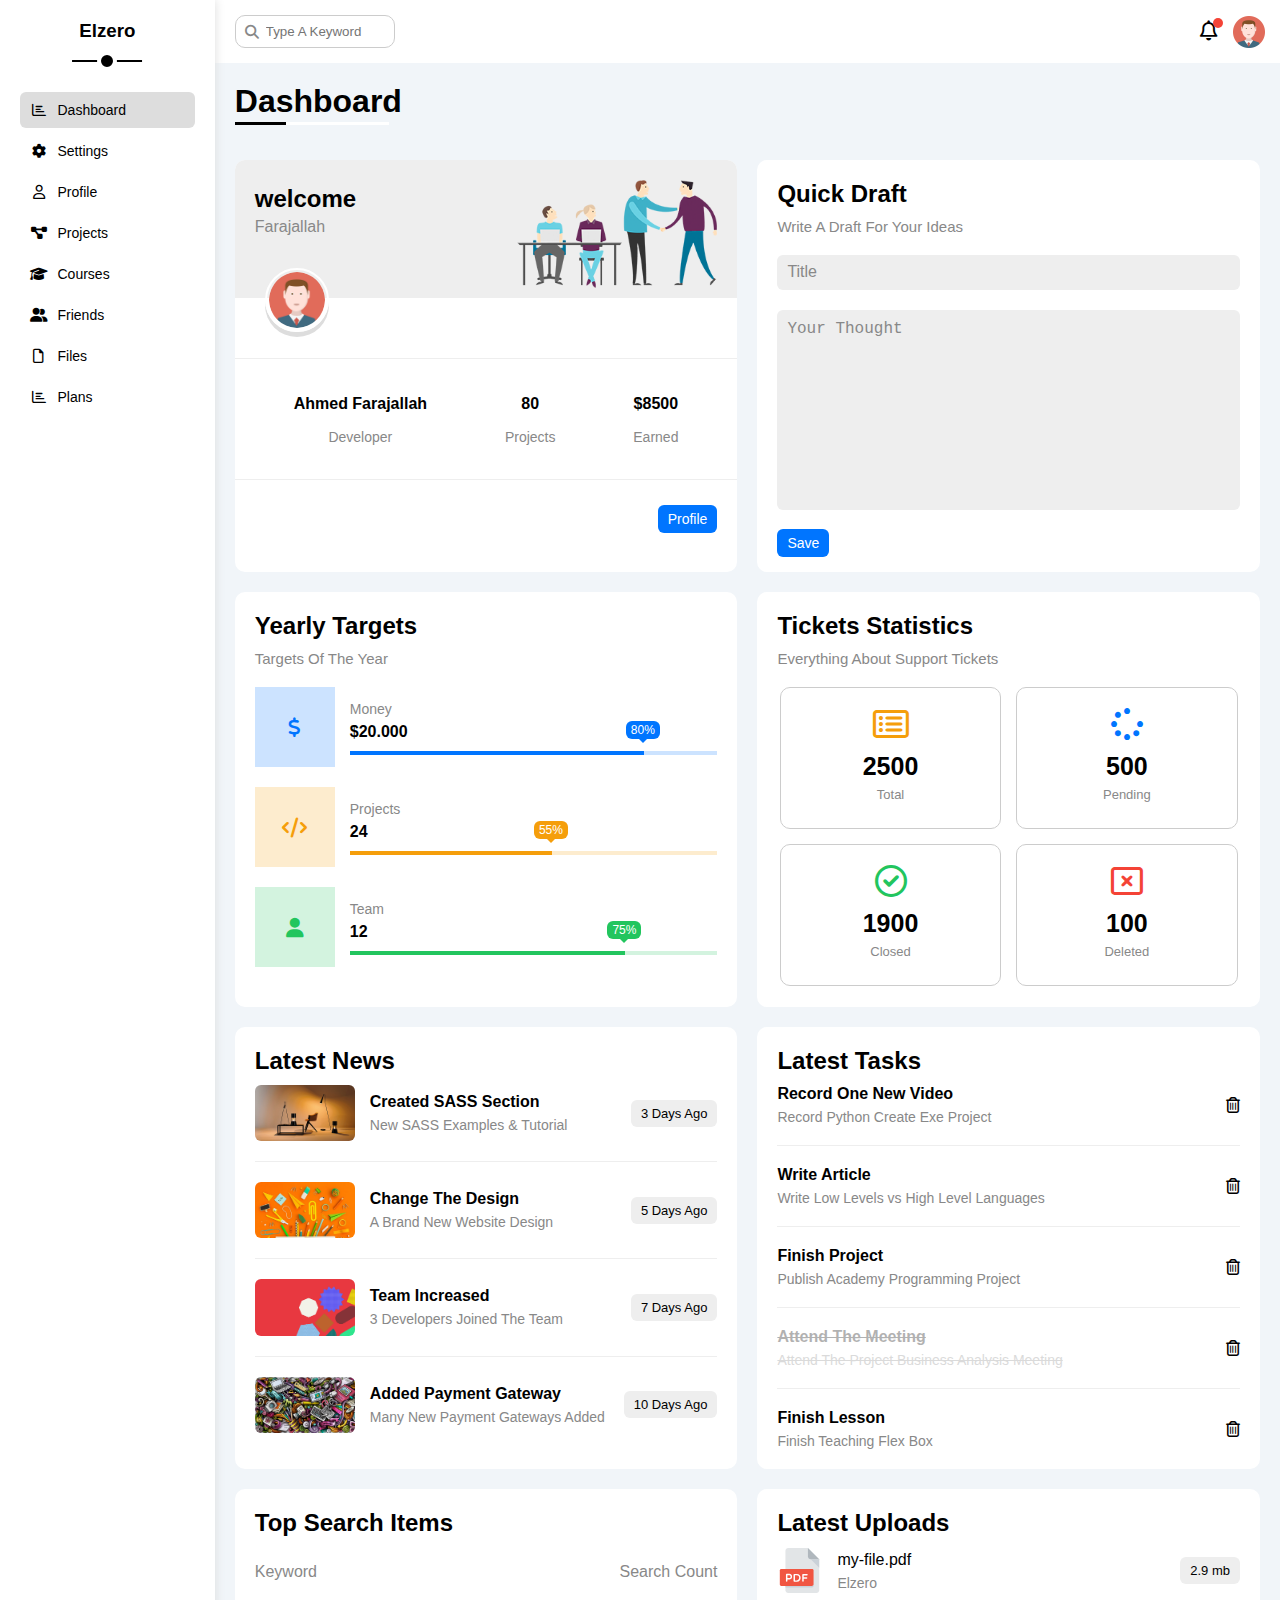
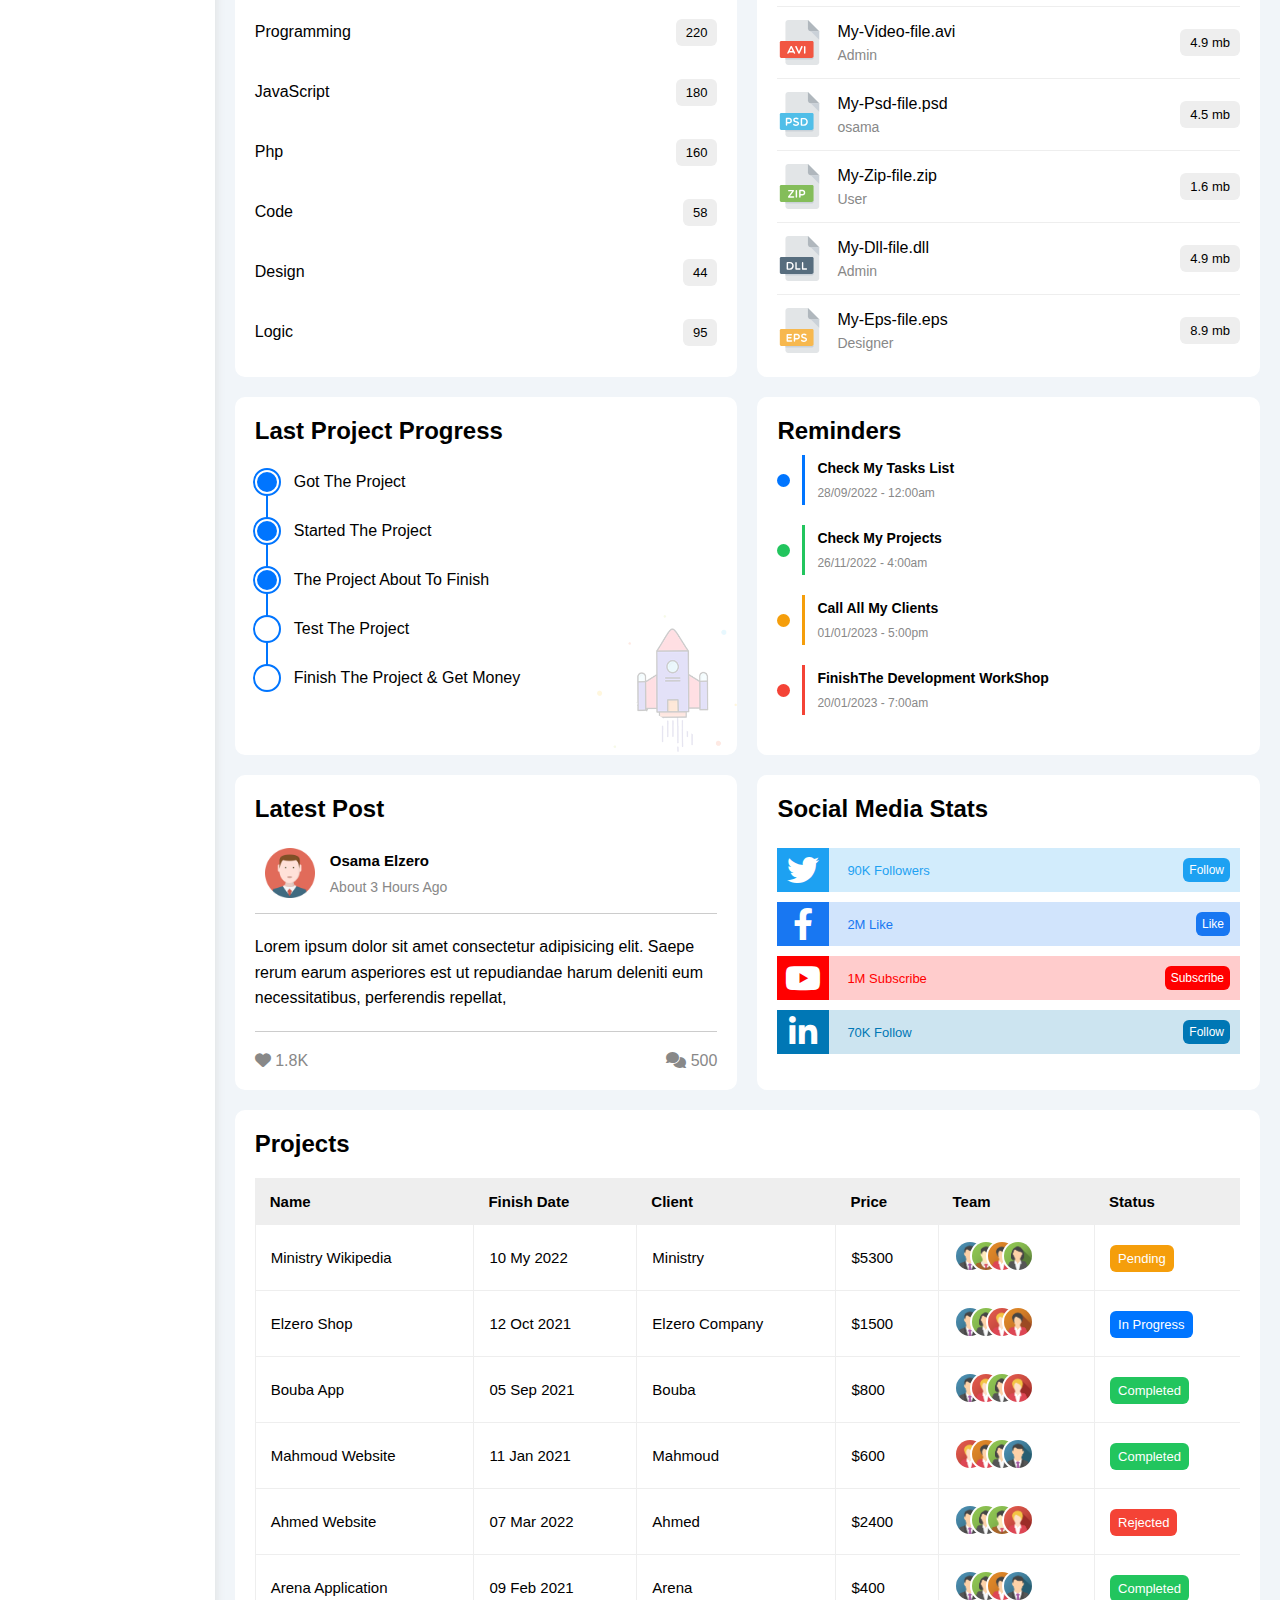
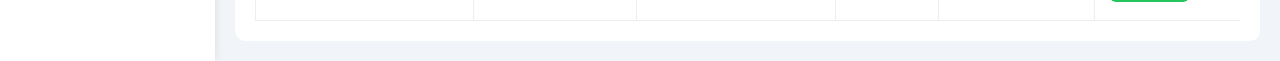
<file: index.html>
<!DOCTYPE html>
<html lang="en">
  <head>
    <meta charset="UTF-8" />
    <meta http-equiv="X-UA-Compatible" content="IE=edge" />
    <meta name="viewport" content="width=device-width, initial-scale=1.0" />
    <link rel="stylesheet" href="css/index.css" />
    <link rel="stylesheet" href="css/global.css" />
    <link rel="stylesheet" href="css/static-page.css" />
    <link rel="stylesheet" href="css/all.min.css" />
    <link rel="preconnect" href="https://fonts.googleapis.com" />
    <link rel="preconnect" href="https://fonts.gstatic.com" crossorigin />
    <link
      href="https://fonts.googleapis.com/css2?family=Open+Sans:wght@300;500&display=swap"
      rel="stylesheet"
    />
    <title>Dashboard</title>
  </head>
  <body>
    <div class="page">
      <div class="side-bar">
        <h3>Elzero</h3>
        <ul>
          <li>
            <a href="index.html" class="active">
              <i class="fa-regular fa-chart-bar fa-fw"></i>
              <span>Dashboard</span>
            </a>
          </li>
          <li>
            <a href="settings.html">
              <i class="fa-solid fa-gear fa-fw"></i>
              <span>Settings</span>
            </a>
          </li>
          <li>
            <a href="profile.html">
              <i class="fa-regular fa-user fa-fw"></i>
              <span>Profile</span>
            </a>
          </li>
          <li>
            <a href="projects.html">
              <i class="fa-solid fa-diagram-project fa-fw"></i>
              <span>Projects</span>
            </a>
          </li>
          <li>
            <a href="courses.html">
              <i class="fa-solid fa-graduation-cap fa-fw"></i>
              <span>Courses</span>
            </a>
          </li>
          <li>
            <a href="friends.html">
              <i class="fa-solid fa-user-group fa-fw"></i>
              <span>Friends</span>
            </a>
          </li>
          <li>
            <a href="files.html">
              <i class="fa-regular fa-file fa-fw"></i>
              <span>Files</span>
            </a>
          </li>
          <li>
            <a href="plans.html">
              <i class="fa-regular fa-chart-bar fa-fw"></i>
              <span>Plans</span>
            </a>
          </li>
        </ul>
      </div>
      <div class="content">
        <!-- Start Head -->
        <div class="head">
          <div class="search">
            <input type="search" placeholder="Type A Keyword" id="search-bar">
          </div>
          <div class="icons">
            <span class="notifications">
              <i class="fa-regular fa-bell fa-lg"></i>
            </span>
            <img src="imgs/avatar.png" alt="avatar-img">
          </div>
        </div>
        <!-- End Head -->
        <h1 class="page-title">Dashboard</h1>
        <!-- Start Wrapper -->
        <div class="wrapper">

          <!-- Start Welcome-Widget -->
          <div class="welcome">
            <div class="intro">
              <div class="intro-txt">
                <h2>welcome</h2>
                <p>Farajallah</p>
              </div>
              <img src="imgs/welcome.png" alt="welcome-img">
            </div>
            <div class="body">
              <img src="imgs/avatar.png" alt="">
              <div class="body-info">
                <div class="col">
                  <h3>Ahmed Farajallah</h3>
                  <p>Developer</p>
                </div>
                <div class="col">
                  <h3>80</h3>
                  <p>Projects</p>
                </div>
                <div class="col">
                  <h3>$8500</h3>
                  <p>Earned</p>
                </div>
              </div>
              <div class="btn">
                <a href="profile.html" class="visit">Profile</a>
              </div>
            </div>
          </div>
          <!-- End Welcome-Widget -->

          <!-- Start Quick-Draft-Widget -->
          <div class="draft widget">
            <h2>Quick Draft</h2>
            <p>Write A Draft For Your Ideas</p>
            <input type="text" placeholder="Title">
            <textarea placeholder="Your Thought"  class="thought"></textarea>
            <a href="#">Save</a>
          </div>
          <!-- End Quick-Draft-Widget -->

          <!-- Start Yearly-Targets-Widget -->
          <div class="yearly-traget widget">
            <h2>Yearly Targets</h2>
            <p>Targets Of The Year</p>
            <div class="target-row blue">
              <div class="icon">
                <i class="fa-solid fa-dollar-sign fa-lg"></i>
              </div>
              <div class="progress-details">
                <span>Money</span>
                <span>$20.000</span>
                <div class="progress">
                  <span class="blue" style="width: 80%;">
                    <span>80%</span>
                  </span>
                </div>
              </div>
            </div>
            <div class="target-row orange">
              <div class="icon">
                <i class="fa-solid fa-code fa-lg"></i>
              </div>
              <div class="progress-details">
                <span>Projects</span>
                <span>24</span>
                <div class="progress">
                  <span class="orange" style="width: 55%;">
                    <span>55%</span>
                  </span>
                </div>
              </div>
            </div>
            <div class="target-row green">
              <div class="icon">
                <i class="fa-solid fa-user fa-lg"></i>
              </div>
              <div class="progress-details">
                <span>Team</span>
                <span>12</span>
                <div class="progress">
                  <span class="green" style="width: 75%;">
                    <span>75%</span>
                  </span>
                </div>
              </div>
            </div>
          </div>
          <!-- End Yearly-Targets-Widget -->

          <!-- Start tickets-statistics-Widget -->
          <div class="tickets widget">
            <h2>Tickets Statistics</h2>
            <p>Everything About Support Tickets</p>
            <div class="tickets-container">
              <div class="tickets-box">
                <i class="fa-regular fa-rectangle-list fa-2x orange"></i>
                <span>2500</span>
                <p>Total</p>
              </div>
              <div class="tickets-box">
                <i class="fa-solid fa-spinner fa-2x blue"></i>
                <span>500</span>
                <p>Pending</p>
              </div>
              <div class="tickets-box">
                <i class="fa-regular fa-circle-check fa-2x green"></i>
                <span>1900</span>
                <p>Closed</p>
              </div>
              <div class="tickets-box">
                <i class="fa-regular fa-rectangle-xmark fa-2x red"></i>
                <span>100</span>
                <p>Deleted</p>
              </div>
            </div>
          </div>
          <!-- End tickets-statistics-Widget -->
          
          <!-- Start Latest-News-Widget -->
          <div class="news widget">
            <h2>Latest News</h2>
            <div class="news-row">
              <img src="imgs/news-01.png" alt="">
              <div class="news-info row-info">
                <h3>Created SASS Section</h3>
                <p>New SASS Examples & Tutorial</p>
              </div>
              <span class="badge">3 Days Ago</span>
            </div>
            <div class="news-row">
              <img src="imgs/news-02.png" alt="">
              <div class="news-info row-info">
                <h3>Change The Design</h3>
                <p>A Brand New Website Design</p>
              </div>
              <span class="badge">5 Days Ago</span>
            </div>
            <div class="news-row">
              <img src="imgs/news-03.png" alt="">
              <div class="news-info row-info">
                <h3>Team Increased</h3>
                <p>3 Developers Joined The Team</p>
              </div>
              <span class="badge">7 Days Ago</span>
            </div>
            <div class="news-row">
              <img src="imgs/news-04.png" alt="">
              <div class="news-info row-info">
                <h3>Added Payment Gateway</h3>
                <p>Many New Payment Gateways Added</p>
              </div>
              <span class="badge">10 Days Ago</span>
            </div>
          </div>
          <!-- End Latest-News-Widget -->

          <!-- Start Latest-Tasks-Widget -->
          <div class="tasks widget">
            <h2>Latest Tasks</h2>
            <div class="task widget-row">
              <div class="task-info row-info">
                <h3>Record One New Video</h3>
                <p>Record Python Create Exe Project</p>
              </div>
              <i class="fa-regular fa-trash-can"></i>
            </div>
            <div class="task widget-row">
              <div class="task-info row-info">
                <h3>Write Article</h3>
                <p>Write Low Levels vs High Level Languages</p>
              </div>
              <i class="fa-regular fa-trash-can"></i>
            </div>
            <div class="task widget-row">
              <div class="task-info row-info">
                <h3>Finish Project</h3>
                <p>Publish Academy Programming Project</p>
              </div>
              <i class="fa-regular fa-trash-can"></i>
            </div>
            <div class="task widget-row">
              <div class="task-info row-info done">
                <h3>Attend The Meeting</h3>
                <p>Attend The Project Business Analysis Meeting</p>
              </div>
              <i class="fa-regular fa-trash-can"></i>
            </div>
            <div class="task widget-row">
              <div class="task-info row-info">
                <h3>Finish Lesson</h3>
                <p>Finish Teaching Flex Box</p>
              </div>
              <i class="fa-regular fa-trash-can"></i>
            </div>
          </div>
          <!-- End Latest-Tasks-Widget -->

          <!-- Start Top-Search-Widget -->
          <div class="top-search widget">
            <h2>Top Search Items</h2>
              <div class="search-item widget-row">
                <p>Keyword</p>
                <p>Search Count</p>
              </div>
              <div class="search-item widget-row">
                <p>Programming</p>
                <p class="badge">220</p>
              </div>
              <div class="search-item widget-row">
                <p>JavaScript</p>
                <p class="badge">180</p>
              </div>
              <div class="search-item widget-row">
                <p>Php</p>
                <p class="badge">160</p>
              </div>
              <div class="search-item widget-row">
                <p>Code</p>
                <p class="badge">58</p>
              </div>
              <div class="search-item widget-row">
                <p>Design</p>
                <p class="badge">44</p>
              </div>
              <div class="search-item widget-row">
                <p>Logic</p>
                <p class="badge">95</p>
              </div>
          </div>
          <!-- End Top-Search-Widget -->

          <!-- Start Latest-Uploads-Widget -->
          <div class="latest-uploads widget">
            <h2>Latest Uploads</h2>
            <div class="uploads widget-row">
              <div class="file">
                <img src="imgs/pdf.svg" alt="">
                <div class="file-info row-info">
                  <h3>my-file.pdf</h3>
                  <p>Elzero</p>
                </div>
              </div>
              <p class="badge">2.9 mb</p>
            </div>
            <div class="uploads widget-row">
              <div class="file">
                <img src="imgs/avi.svg" alt="">
                <div class="file-info row-info">
                  <h3>My-Video-file.avi</h3>
                  <p>Admin</p>
                </div>
              </div>
              <p class="badge">4.9 mb</p>
            </div>
            <div class="uploads widget-row">
              <div class="file">
                <img src="imgs/psd.svg" alt="">
                <div class="file-info row-info">
                  <h3>My-Psd-file.psd</h3>
                  <p>osama</p>
                </div>
              </div>
              <p class="badge">4.5 mb</p>
            </div>
            <div class="uploads widget-row">
              <div class="file">
                <img src="imgs/zip.svg" alt="">
                <div class="file-info row-info">
                  <h3>My-Zip-file.zip</h3>
                  <p>User</p>
                </div>
              </div>
              <p class="badge">1.6 mb</p>
            </div>
            <div class="uploads widget-row">
              <div class="file">
                <img src="imgs/dll.svg" alt="">
                <div class="file-info row-info">
                  <h3>My-Dll-file.dll</h3>
                  <p>Admin</p>
                </div>
              </div>
              <p class="badge">4.9 mb</p>
            </div>
            <div class="uploads widget-row">
              <div class="file">
                <img src="imgs/eps.svg" alt="">
                <div class="file-info row-info">
                  <h3>My-Eps-file.eps</h3>
                  <p>Designer</p>
                </div>
              </div>
              <p class="badge">8.9 mb</p>
            </div>
          </div>
          <!-- End Latest-Uploads-Widget -->

          <!-- Start Project-Progress-Widget -->
          <div class="project-progress widget">
            <h2>Last Project Progress</h2>
            <ul>
              <li class="done">Got The Project</li>
              <li class="done">Started The Project</li>
              <li class="done">The Project About To Finish</li>
              <li class="current">Test The Project</li>
              <li>Finish The Project & Get Money</li>
            </ul>
            <img class="launch-icon" src="imgs/project.png" alt="">
          </div>
          <!-- End Project-Progress-Widget -->

          <!-- Start Reminders-Widget -->
          <div class="reminders widget">
            <h2>Reminders</h2>
            <div class="reminders-content blue">
              <div class="reminders-info row-info">
                <h3>Check My Tasks List</h3>
                <p>28/09/2022 - 12:00am</p>
              </div>
            </div>
            <div class="reminders-content green">
              <div class="reminders-info row-info">
                <h3>Check My Projects</h3>
                <p>26/11/2022 - 4:00am</p>
              </div>
            </div>
            <div class="reminders-content orange">
              <div class="reminders-info row-info">
                <h3>Call All My Clients</h3>
                <p>01/01/2023 - 5:00pm</p>
              </div>
            </div>
            <div class="reminders-content red">
              <div class="reminders-info row-info">
                <h3>FinishThe Development WorkShop</h3>
                <p>20/01/2023 - 7:00am</p>
              </div>
            </div>
          </div>
          <!-- End Reminders-Widget -->

          <!-- Start Latest-Post-Widget -->
          <div class="post widget">
            <h2>Latest Post</h2>
            <div class="user-post-info">
              <img class="user-post-info--img" src="imgs/avatar.png" alt="">
              <div class="user-post-info--txt row-info">
                <h3>Osama Elzero</h3>
                <p>About 3 Hours Ago</p>
              </div>
            </div>
            <p class="post-txt">Lorem ipsum dolor sit amet consectetur adipisicing elit. Saepe rerum earum asperiores est ut repudiandae harum deleniti eum  necessitatibus, perferendis repellat,</p>
            <div class="post-footer widget-row">
              <div class="post-footer--left">
                <i class="fa-solid fa-heart"></i>
                1.8K
              </div>
              <div class="post-footer--right">
                <i class="fa-solid fa-comments"></i>
                500
              </div>
            </div>
          </div>
          <!-- End Latest-Post-Widget -->

          <!-- Start Social-Media-Widget -->
          <div class="social-media widget">
            <h2>Social Media Stats</h2>
            <div class="social-item twitter">
              <i class="fa-brands fa-twitter fa-2x"></i>
              <span>90K Followers</span>
              <a href="" class="social-btn">Follow</a>
            </div>
            <div class="social-item facebook">
              <i class="fa-brands fa-facebook-f fa-2x"></i>
              <span>2M Like</span>
              <a href="" class="social-btn">Like</a>
            </div>
            <div class="social-item youtube">
              <i class="fa-brands fa-youtube fa-2x"></i>
              <span>1M Subscribe</span>
              <a href="" class="social-btn">Subscribe</a>
            </div>
            <div class="social-item linkedin">
              <i class="fa-brands fa-linkedin-in fa-2x"></i>
              <span>70K Follow</span>
              <a href="" class="social-btn">Follow</a>
            </div>
          </div>
          <!-- End Social-Media-Widget -->
        </div>
        <!-- End Wrapper -->
        
        <!-- start Projects-Tables -->
        <div class="projects-table">
          <h2>Projects</h2>
          <div class="responsive-table">
            <table>
              <thead>
                <tr>
                  <td>Name</td>
                  <td>Finish Date</td>
                  <td>Client</td>
                  <td>Price</td>
                  <td>Team</td>
                  <td>Status</td>
                </tr>
              </thead>
              <tbody>
                <tr>
                  <td>Ministry Wikipedia</td>
                  <td>10 My 2022</td>
                  <td>Ministry</td>
                  <td>$5300</td>
                  <td>
                    <img src="imgs/team-01.png" alt="">
                    <img src="imgs/team-03.png" alt="">
                    <img src="imgs/team-04.png" alt="">
                    <img src="imgs/team-02.png" alt="">
                  </td>
                  <td>
                    <span class="project-status pending">Pending</span>
                  </td>
                </tr>
                <tr>
                  <td>Elzero Shop</td>
                  <td>12 Oct 2021</td>
                  <td>Elzero Company</td>
                  <td>$1500</td>
                  <td>
                    <img src="imgs/team-01.png" alt="">
                    <img src="imgs/team-02.png" alt="">
                    <img src="imgs/team-05.png" alt="">
                    <img src="imgs/team-04.png" alt="">
                  </td>
                  <td>
                    <span class="project-status in-progress">In Progress</span>
                  </td>
                </tr>
                <tr>
                  <td>Bouba App</td>
                  <td>05 Sep 2021</td>
                  <td>Bouba</td>
                  <td>$800</td>
                  <td>
                    <img src="imgs/team-01.png" alt="">
                    <img src="imgs/team-05.png" alt="">
                    <img src="imgs/team-02.png" alt="">
                    <img src="imgs/team-05.png" alt="">
                  </td>
                  <td>
                    <span class="project-status completed">Completed</span>
                  </td>
                </tr>
                <tr>
                  <td>Mahmoud Website</td>
                  <td>11 Jan 2021</td>
                  <td>Mahmoud</td>
                  <td>$600</td>
                  <td>
                    <img src="imgs/team-05.png" alt="">
                    <img src="imgs/team-04.png" alt="">
                    <img src="imgs/team-02.png" alt="">
                    <img src="imgs/team-01.png" alt="">
                  </td>
                  <td>
                    <span class="project-status completed">Completed</span>
                  </td>
                </tr>
                <tr>
                  <td>Ahmed Website</td>
                  <td>07 Mar 2022</td>
                  <td>Ahmed</td>
                  <td>$2400</td>
                  <td>
                    <img src="imgs/team-01.png" alt="">
                    <img src="imgs/team-02.png" alt="">
                    <img src="imgs/team-03.png" alt="">
                    <img src="imgs/team-05.png" alt="">
                  </td>
                  <td>
                    <span class="project-status rejected">Rejected</span>
                  </td>
                </tr>
                <tr>
                  <td>Arena Application</td>
                  <td>09 Feb 2021</td>
                  <td>Arena</td>
                  <td>$400</td>
                  <td>
                    <img src="imgs/team-01.png" alt="">
                    <img src="imgs/team-02.png" alt="">
                    <img src="imgs/team-04.png" alt="">
                    <img src="imgs/team-01.png" alt="">
                  </td>
                  <td>
                    <span class="project-status completed">Completed</span>
                  </td>
                </tr>
              </tbody>
            </table>
          </div>
        </div>
        <!-- End Projects-Tables -->
      </div>
    </div>
  </body>
</html>
</file>
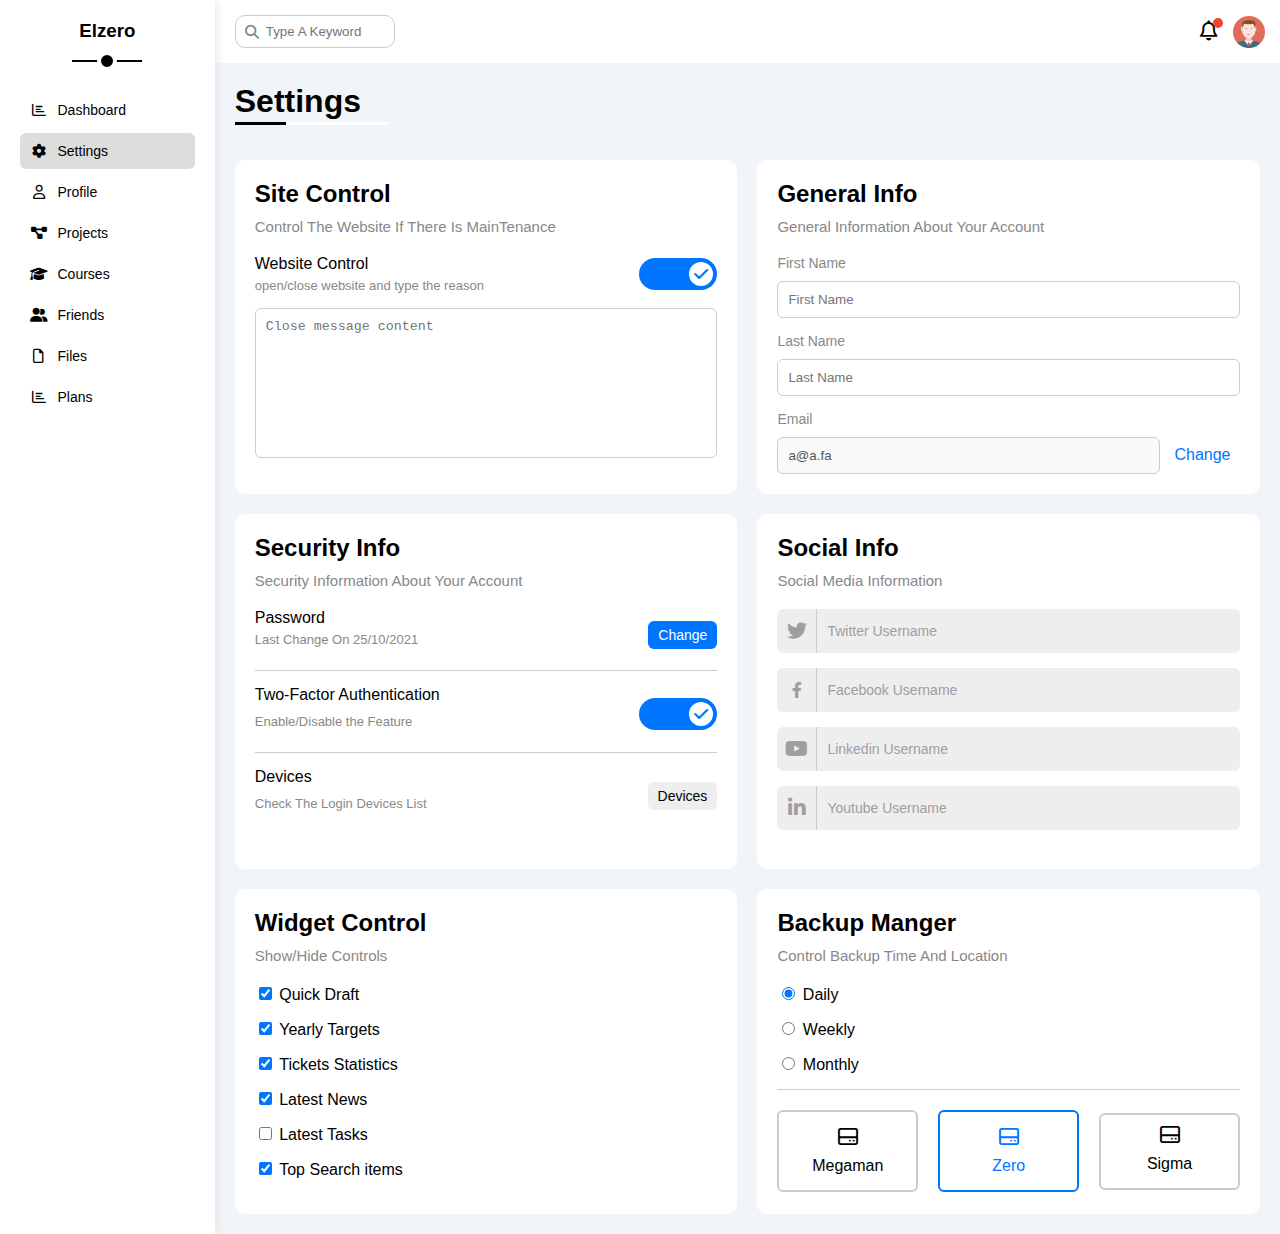
<file: settings.html>
<!DOCTYPE html>
<html lang="en">
  <head>
    <meta charset="UTF-8" />
    <meta http-equiv="X-UA-Compatible" content="IE=edge" />
    <meta name="viewport" content="width=device-width, initial-scale=1.0" />
    <link rel="stylesheet" href="css/settings.css" />
    <link rel="stylesheet" href="css/global.css" />
    <link rel="stylesheet" href="css/static-page.css" />
    <link rel="stylesheet" href="css/all.min.css" />
    <link rel="preconnect" href="https://fonts.googleapis.com" />
    <link rel="preconnect" href="https://fonts.gstatic.com" crossorigin />
    <link
      href="https://fonts.googleapis.com/css2?family=Open+Sans:wght@300;500&display=swap"
      rel="stylesheet"
    />
    <title>Settings</title>
  </head>
  <body>
    <div class="page">
      <div class="side-bar">
        <h3>Elzero</h3>
        <ul>
          <li>
            <a href="index.html" class="">
              <i class="fa-regular fa-chart-bar fa-fw"></i>
              <span>Dashboard</span>
            </a>
          </li>
          <li>
            <a href="settings.html" class="active">
              <i class="fa-solid fa-gear fa-fw"></i>
              <span>Settings</span>
            </a>
          </li>
          <li>
            <a href="profile.html">
              <i class="fa-regular fa-user fa-fw"></i>
              <span>Profile</span>
            </a>
          </li>
          <li>
            <a href="projects.html">
              <i class="fa-solid fa-diagram-project fa-fw"></i>
              <span>Projects</span>
            </a>
          </li>
          <li>
            <a href="courses.html">
              <i class="fa-solid fa-graduation-cap fa-fw"></i>
              <span>Courses</span>
            </a>
          </li>
          <li>
            <a href="friends.html">
              <i class="fa-solid fa-user-group fa-fw"></i>
              <span>Friends</span>
            </a>
          </li>
          <li>
            <a href="files.html">
              <i class="fa-regular fa-file fa-fw"></i>
              <span>Files</span>
            </a>
          </li>
          <li>
            <a href="plans.html">
              <i class="fa-regular fa-chart-bar fa-fw"></i>
              <span>Plans</span>
            </a>
          </li>
        </ul>
      </div>
      <div class="content">
        <!-- Start Head -->
        <div class="head">
          <div class="search">
            <input type="search" placeholder="Type A Keyword" id="search-bar">
          </div>
          <div class="icons">
            <span class="notifications">
              <i class="fa-regular fa-bell fa-lg"></i>
            </span>
            <img src="imgs/avatar.png" alt="avatar-img">
          </div>
        </div>
        <!-- End Head -->
        <h1 class="page-title">Settings</h1>
        <div class="setting-page mb-20">
          <div class="wrapper">
            <!-- Start site-Control-widget -->
            <div class="site-control widget">
              <h2>Site Control</h2>
              <p>Control The Website If There Is MainTenance</p>
              <div class="mb-15 flex-between">
                <div>
                  <span>Website Control</span>
                  <p class="c-grey mt-5 mb-0 fs-13">open/close website and type the reason</p>
                </div>
                <div>
                  <label>
                    <input class="toggle-checkbox" type="checkbox" checked>
                    <div class="toggle-switch"></div>
                  </label>
                </div>
              </div>
              <textarea class="close-message p-10 b-none w-full d-block b-ccc rad-6" placeholder="Close message content"></textarea>
            </div>
            <!-- End site-control-Widget -->

            <!-- Start general-info-widget -->
            <div class="general-info widget">
              <h2>General Info</h2>
              <p>General Information About Your Account</p>
              <div class="mb-15">
                <label class="c-grey d-block mb-10 fs-14" for="fName">First Name</label>
                <input class="b-none b-ccc p-10 rad-6 d-block w-full" type="text" id="fName" placeholder="First Name">
              </div>
              <div class="mb-15">
                <label class="c-grey d-block mb-10 fs-14" for="lName">Last Name</label>
                <input class="b-none b-ccc p-10 rad-6 d-block w-full" type="text" id="lName" placeholder="Last Name">
              </div>
              <div class="">
                <label class="c-grey d-block mb-10 fs-14" for="email">Email</label>
                <input class="email b-none b-ccc p-10 rad-6 d-block w-full mr-10" type="email" id="email" value="a@a.fa" disabled>
                <a href="#" class="c-blue">Change</a>
              </div>
            </div>
            <!-- End general-info-widget -->
            
            <!-- Start security-Info-widget -->
            <div class="security-info widget">
              <h2>Security Info</h2>
              <p>Security Information About Your Account</p>
              <div class="sec-row mb-15 flex-between pb-10">
                <div>
                  <span class="d-block">Password</span>
                  <p class="c-grey fs-13 mt-5">Last Change On 25/10/2021</p>
                </div>
                <a class="d-block btn-shape sec-btn" href="#">Change</a>
              </div>

              <div class="sec-row mb-15 flex-between pb-10">
                <div>
                  <span class="d-block">Two-Factor Authentication</span>
                  <p class="c-grey fs-13 mt-10">Enable/Disable the Feature</p>
                </div>
                <div>                <label>
                  <input class="toggle-checkbox" type="checkbox" checked>
                  <div class="toggle-switch"></div>
                </label></div>
              </div>

              <div class="sec-row mb-15 flex-between pb-10">
                <div>
                  <span class="d-block">Devices</span>
                  <p class="c-grey fs-13 mt-10">Check The Login Devices List</p>
                </div>
                <div><a class="btn-shape c-black bg-eee">Devices</a></div>
              </div>
            </div>
            <!-- End security-Info-widget -->

            <!-- Start Social-Info-widget -->
            <div class="social-info widget">
              <h2>Social Info</h2>
              <p>Social Media Information</p>
              <div class="labels">
                <div class="label mb-15 border-ccc rad-6">
                  <div class="icon flex-center mr-10"><i class="fs-20 fa-brands fa-twitter"></i></div>
                  <div class="username"><p class="fs-14">Twitter Username</p></div>
                </div>
                <div class="label mb-15 border-ccc rad-6">
                  <div class="icon flex-center mr-10"><i class="fa-brands fa-facebook-f"></i></div>
                  <div class="username"><p class="fs-14">Facebook Username</p></div>
                </div>
                <div class="label mb-15 border-ccc rad-6">
                  <div class="icon flex-center mr-10"><i class="fs-20 fa-brands fa-youtube"></i></div>
                  <div class="username"><p class="fs-14">Linkedin Username</p></div>
                </div>
                <div class="label mb-15 border-ccc rad-6">
                  <div class="icon flex-center mr-10"><i class="fs-20 fa-brands fa-linkedin-in"></i></div>
                  <div class="username"><p class="fs-14">Youtube Username</p></div>
                </div>
              </div>
            </div>
            <!-- End Social-Info-widget -->

            <!-- Start widget-control-widget -->
            <div class="widget-control widget">
              <h2>Widget Control</h2>
              <p>Show/Hide Controls</p>
              <div class="controls">
                <div class="mb-15">
                  <input type="checkbox" id="draft" checked>
                  <label class="pointer fs-16" for="draft">Quick Draft</label>
                </div>
                <div class="mb-15">
                  <input type="checkbox" id="targets" checked>
                  <label class="pointer fs-16" for="targets">Yearly Targets</label>
                </div>
                <div class="mb-15">
                  <input type="checkbox" id="tickets" checked>
                  <label class="pointer fs-16" for="tickets">Tickets Statistics</label>
                </div>
                <div class="mb-15">
                  <input type="checkbox" id="news" checked>
                  <label class="pointer fs-16" for="news">Latest News</label>
                </div>
                <div class="mb-15">
                  <input type="checkbox" id="tasks">
                  <label class="pointer fs-16" for="tasks">Latest Tasks</label>
                </div>
                <div class="mb-15">
                  <input type="checkbox" id="topsearch" checked>
                  <label class="pointer fs-16" for="topsearch">Top Search items</label>
                </div>
              </div>
            </div>
            <!-- End widget-control-widget -->

            <!-- Start Backup-Manger-widget -->
            <div class="backup-manger widget">
              <h2>Backup Manger</h2>
              <p>Control Backup Time And Location</p>
              <div class="backup-times">
                <div class="mb-15">
                  <input type="radio" id="daily" checked>
                  <label class="pointer" for="daily">Daily</label>
                </div>
                <div class="mb-15">
                  <input type="radio" id="weekly">
                  <label class="pointer" for="weekly">Weekly</label>
                </div>
                <div class="mb-15">
                  <input type="radio" id="monthly">
                  <label class="pointer" for="monthly">Monthly</label>
                </div>
              </div>
              <div class="backup-size flex-center pt-20">
                <div class="plan-card flex-column b-ccc rad-6 pt-5 pb-5 pr-10 pl-10 mr-20">
                  <i class="mt-10 fs-20 fa-regular fa-hard-drive"></i>
                  <p class="mb-10 mt-10">Megaman</p>
                </div>
                <div class="active plan-card flex-column b-ccc rad-6 pt-5 pb-5 pr-10 pl-10 mr-20">
                  <i class="mt-10 fs-20 fa-regular fa-hard-drive"></i>
                  <p class="mb-10 mt-10">Zero</p>
                </div>
                <div class="plan-card flex-column b-ccc rad-6 pt-50 pb-5 pr-10 pl-10">
                  <i class="mt-10 fs-20 fa-regular fa-hard-drive"></i>
                  <p class="mb-10 mt-10">Sigma</p>
                </div>
              </div>
            </div>
            <!-- End Backup-Manger-widget -->

          </div>
        </div>
      </div>
    </div>
  </body>
</html>
</file>
<file: css/index.css>
/* Start Welcome-Widget */
.welcome {
  border-radius: 10px;
  -webkit-border-radius: 10px;
  -moz-border-radius: 10px;
  -ms-border-radius: 10px;
  -o-border-radius: 10px;
  background: white;
  overflow: hidden;
}

@media (max-width: 767px) {  
  .welcome {
    text-align: center;
    display: block;
  }
}

.welcome .intro {
  padding: 20px;
  display: flex;
  justify-content: space-between;
  align-items: center;
  background: #eee;
}

.welcome .intro-txt {
  margin-bottom: 20px;
}

.welcome .intro-txt > h2 {
  margin: 0;
}

.welcome .intro-txt > p {
  color: var(--grey-color);
  margin-top: 5px;
}

.welcome .intro img {
  width: 200px;
  margin-bottom: -10px;
}

.welcome .body {
  position: relative;
  margin-top: 40px;
  padding: 20px 0 0;
}

.welcome .body img {
  position: absolute;
  top: -70px;
  left: 30px;
  width: 64px;
  height: 64px;
  border-radius: 50%;
  -webkit-border-radius: 50%;
  -moz-border-radius: 50%;
  -ms-border-radius: 50%;
  -o-border-radius: 50%;
  border: 2px solid white;
  box-shadow: 0 05px #ddd;
  padding: 2px;
}

.welcome .body .body-info {
  display: flex;
  justify-content: space-around;
  align-items: center;
  border-top: 1px solid #EEE;
  border-bottom: 1px solid #EEE;
  padding: 20px;
  text-align: center;
}

.welcome .body .body-info .col h3 {
  font-size: 16px;
}

.welcome .body .body-info .col p {
  color: var(--grey-color);
  font-size: 14px;
  margin-top: 10px;
}

.welcome .body .btn {
  text-align: end;
  padding: 20px 20px 40px;
  margin-top: 10px;
}

.welcome .body .visit {
  font-size: 14px;
  padding: 6px 10px;
  color: white;
  background-color: var(--blue-color);
  border-radius: 6px;
  -webkit-border-radius: 6px;
  -moz-border-radius: 6px;
  -ms-border-radius: 6px;
  -o-border-radius: 6px;
}
.welcome .body .visit:hover {
  background-color: var(--blue-alt-color);
}

@media (max-width:767px) {
  .welcome .intro img {
    display: none;
  }

  .welcome .intro .intro-txt {
    margin-bottom: 0px;
  }

  .welcome .body img {
    left: 50%;
    transform: translateX(-50%);
    -webkit-transform: translateX(-50%);
    -moz-transform: translateX(-50%);
    -ms-transform: translateX(-50%);
    -o-transform: translateX(-50%);
  }

  .welcome .body .body-info {
    flex-direction: column;
  }

}
/* End Welcome-Widget */

/* Start Draft-Widget */
.draft input,
.draft textarea {
  background-color: #eee;
  border: none;
  margin-bottom: 20px;
  padding: 10px;
  border-radius: 6px;
  -webkit-border-radius: 6px;
  -moz-border-radius: 6px;
  -ms-border-radius: 6px;
  -o-border-radius: 6px;
  width: 100%;
}
.draft input:focus,
.draft textarea:focus {
  outline: none;
}

.draft textarea {
  height: 200px;
  resize: none;
}

.draft input::placeholder,
.draft textarea::placeholder {
  color: var(--grey-color);
  font-size: 16px;
}

.draft a {
  font-size: 14px;
  background-color: var(--blue-color);
  color: white;
  padding: 6px 10px;
  margin: 0px 0px 20px auto;
  border-radius: 6px;
  -webkit-border-radius: 6px;
  -moz-border-radius: 6px;
  -ms-border-radius: 6px;
  -o-border-radius: 6px;
}
.draft a:hover {
  background-color: var(--blue-alt-color);
}
/* End Draft-Widget */

/* Start Yearly-Targets-Widget */
.target-row {
  display: flex;
  align-items: center;
  margin-bottom: 20px;
}

.target-row .icon {
  display: flex;
  justify-content: center;
  align-items: center;
  width: 80px;
  height: 80px;
  margin-right: 15PX;
}

.target-row .progress-details {
  flex: 1;
}

.target-row .progress-details span:first-of-type {
  font-size: 14px;
  color: var(--grey-color);
}
.target-row .progress-details span:nth-of-type(2) {
  display: block;
  margin-top: 5px;
  margin-bottom: 10px;
  font-weight: bold;
}

.target-row .progress-details .progress {
  position: relative;
  height: 4px;
}

.target-row .progress-details .progress > span {
  position: absolute;
  left: 0;
  top: 0;
  height: 100%;
}

.target-row .progress-details .progress span span {
  position: absolute;
  bottom: 16px;
  right: -16px;
  color: white;
  padding: 2px 5px;
  font-size: 12px;
  border-radius: 6px;
  -webkit-border-radius: 6px;
  -moz-border-radius: 6px;
  -ms-border-radius: 6px;
  -o-border-radius: 6px;
}
.target-row .progress-details .progress span span::after {
  content: "";
  border-color: transparent;
  border-width: 5px;
  border-style: solid;
  position: absolute;
  bottom: -9px;
  left: 50%;
  transform: translateX(-50%);
  -webkit-transform: translateX(-50%);
  -moz-transform: translateX(-50%);
  -ms-transform: translateX(-50%);
  -o-transform: translateX(-50%);
}

  /* Start-Colors */
  .target-row .progress-details .progress .blue span::after {
    border-top-color: var(--blue-color);
  }

  .target-row .progress-details .progress .orange span::after {
    border-top-color: var(--orange-color);
  }

  .target-row .progress-details .progress .green span::after {
    border-top-color: var(--green-color);
  }

  .blue .icon,
  .blue .progress {
    background-color: rgba(0, 117, 255, 0.2);
  }
  
  .blue .icon i {
    color: var(--blue-color);
  }
  .orange .icon i {
    color: var(--orange-color);
  }
  .green .icon i {
    color: var(--green-color);
  }

  .orange .icon,
  .orange .progress {
    background-color: rgba(245, 158, 11, 0.2);
  }

  .green .icon,
  .green .progress {
    background-color: rgba(34, 197, 94, 0.2);
  }

  .blue .progress-details .progress > span,
  .blue .progress-details .progress span span {
    background-color: var(--blue-color);
  }

  .orange .progress-details .progress > span,
  .orange .progress-details .progress span span {
    background-color: var(--orange-color);
  }

  .green .progress-details .progress > span,
  .green .progress-details .progress span span {
    background-color: var(--green-color);
  }
  /* End-Colors */
/* End Yearly-Targets-Widget */

/* Start tickets-statistics-Widget */
.tickets .tickets-container {
  display: flex;
  justify-content: center;
  align-items: center;
  flex-wrap: wrap;
  gap: 15px;
  text-align: center;
}

.tickets .tickets-box {
  padding: 20px;
  width: calc(50% - 10px);
  border: 1px solid #CCC;
  border-radius: 10px;
  -webkit-border-radius: 10px;
  -moz-border-radius: 10px;
  -ms-border-radius: 10px;
  -o-border-radius: 10px;
}
/* Start Icons Colors */
.tickets .tickets-box i.blue {
  color: var(--blue-color);
}

.tickets .tickets-box i.green {
  color: var(--green-color);
}

.tickets .tickets-box i.orange {
  color: var(--orange-color);
}

.tickets .tickets-box i.red {
  color: var(--red-color);
}
/* End Icons Colors */
.tickets .tickets-box span {
  display: block;
  font-size: 25px;
  font-weight: bold;
  margin-top: 12px;
  color: black;
}

.tickets .tickets-box p {
  margin: 6px 0;
  font-size: 13px;
  color: var(--grey-color);
}

@media (max-width:767px) {
  .tickets .tickets-box {
    width: 100%;
  }
}
/* End tickets-statistics-Widget */

/* Start Latest-News-Widget */
.news .news-row {
  display: flex;
  align-items: center;
}
.news .news-row:not(:last-of-type) {
  margin-bottom: 20px;
  padding-bottom: 20px;
  border-bottom: 1px solid #EEE;
}

.news .news-row img {
  width: 100px;
  margin-right: 15px;
  border-radius: 6px;
  -webkit-border-radius: 6px;
  -moz-border-radius: 6px;
  -ms-border-radius: 6px;
  -o-border-radius: 6px;
}

@media (max-width: 767px) {
  .news .news-row {
    display: block;
    text-align: center;
  }
}
/* End Latest-News-Widget */

/* Start Latest-Tasks-Widget */

/* Start Widget-Row */
.widget-row:not(:last-of-type) {
  margin-bottom: 20px;
  padding-bottom: 20px;
  border-bottom: 1px solid #EEE;
}
.widget-row {
  display: flex;
  align-items: center;
  justify-content: space-between;
}
/* End Widget-Row */
/* Start tasks-done-class */
.tasks .done {
  opacity: 0.3;
}
.tasks .done  h3,
.tasks .done  p {
  text-decoration: line-through;
}
/* End tasks-done-class */

.tasks .task i {
  cursor: pointer;
  transition: 0.3s;
  -webkit-transition: 0.3s;
  -moz-transition: 0.3s;
  -ms-transition: 0.3s;
  -o-transition: 0.3s;
}
.tasks .task i:hover {
  color: var(--red-color);
}
/* End Latest-Tasks-Widget */

/* Start Top-Search-Widget */
.top-search .widget-row:not(:last-of-type) {
  margin-bottom: 5px;
  padding-bottom: 5px;
  border-bottom: none;
}

.top-search .widget-row:first-of-type p {
  color: var(--grey-color);
}
/* End Top-Search-Widget */

/* Start Latest-Uploads-Widget */
.latest-uploads .uploads.widget-row:not(:last-of-type) {
  padding-bottom: 12px;
  margin-bottom: 12px;
}
.latest-uploads .uploads.widget-row .file {
  display: flex;
  align-items: center;
}
.latest-uploads .uploads.widget-row .file img {
  margin-right: 15px;
  width: 45px;
}
.latest-uploads .uploads.widget-row .file .file-info h3 {
  font-weight: normal;
}
/* End Latest-Uploads-Widget */

/* Start Project-Progress-Widget */
.project-progress {
  position: relative;
}

.project-progress ul {
  position: relative;
  margin: 0;
}
.project-progress ul::before {
  content: "";
  position: absolute;
  left: 11px;
  width: 2px;
  height: 100%;
  background-color: var(--blue-color);
}

.project-progress ul li {
  margin-top: 25px;
  display: flex;
  align-items: center;
}
.project-progress ul li::before {
  content: "";
  display: block;
  width: 20px;
  height: 20px;
  background-color: white;
  border: 2px solid white;
  outline: 2px solid var(--blue-color);
  border-radius: 50%;
  -webkit-border-radius: 50%;
  -moz-border-radius: 50%;
  -ms-border-radius: 50%;
  -o-border-radius: 50%;
  margin-right: 15px;
  z-index: 1;
}
.project-progress ul li.done::before {
  background-color: var(--blue-color);
}
.project-progress ul li.current::before {
  animation: change-color 0.8s infinite alternate;
  -webkit-animation: change-color 0.8s infinite alternate;
}

.project-progress .launch-icon {
  position: absolute;
  width: 140px;
  height: 140px;
  right: 0;
  bottom: 0;
  opacity: 0.2;
}
@media (max-width:767px) {
  .project-progress .launch-icon {
    display: none;
  }
}
/* End Project-Progress-Widget */

/* Start Reminders-Widget */
.reminders .reminders-content {
  display: flex;
  align-items: center;
  margin-bottom: 20px;
}
.reminders .reminders-content::before {
  content: "";
  display: block;
  width: 13px;
  height: 13px;
  background-color: var(--blue-color);
  border-radius: 50%;
  -webkit-border-radius: 50%;
  -moz-border-radius: 50%;
  -ms-border-radius: 50%;
  -o-border-radius: 50%;
  margin-right: 12px;
}

.reminders .reminders-content .reminders-info  {
  border-left-width: 3px;
  border-left-style: solid;
  padding: 5px 12px;
}

.reminders .reminders-content .reminders-info h3  {
  font-size: 14px;
}

.reminders .reminders-content .reminders-info p  {
  font-size: 12px;
  margin-top: 10px;
}

/* Start reminders-colors */
.reminders .reminders-content.blue::before {
  background-color: var(--blue-color);
}
.reminders .reminders-content.blue .reminders-info  {
  border-left-color: var(--blue-color);
}

.reminders .reminders-content.green::before {
  background-color: var(--green-color);
}
.reminders .reminders-content.green .reminders-info  {
  border-left-color: var(--green-color);
}

.reminders .reminders-content.orange::before {
  background-color: var(--orange-color);
}
.reminders .reminders-content.orange .reminders-info  {
  border-left-color: var(--orange-color);
}

.reminders .reminders-content.red::before {
  background-color: var(--red-color);
}
.reminders .reminders-content.red .reminders-info  {
  border-left-color: var(--red-color);
}
/* End reminders-colors */
/* End Reminders-Widget */

/* Start Latest-Post-Widget */
.post .user-post-info {
  display: flex;
  align-items: center;
  border-bottom: 1px solid #CCC;
  padding: 15px 10px;
}

.post .user-post-info .user-post-info--img {
  width: 50px;
  height: 50px;
  margin-right: 15px;
}

.post .user-post-info .user-post-info--txt h3 {
  font-size: 15px;
}

.post .user-post-info .user-post-info--txt p {
  font-size: 14px;
  margin-top: 10px;
}

.post .post-txt {
  margin: 20px 0;
  padding-bottom: 20px;
  font-size: 16px;
  color: black;
  line-height: 1.6;
  border-bottom: 1px solid #CCC;
}

.post .post-footer {
  color: var(--grey-color);
}

.post .post-footer .post-footer--right ,
.post .post-footer .post-footer--left {
  cursor: pointer;
}

.post .post-footer .post-footer--right i:hover {
  color: var(--blue-color);
}

.post .post-footer .post-footer--left i:hover {
  color: var(--red-color);
}
/* End Latest-Post-Widget */

/* Start Social-Media-Widget */
.social-media .social-item {
  display: flex;
  align-items: center;
  justify-content: space-between;
  padding: 10px;
  padding-left: 70px;
  position: relative;
}
.social-media .social-item:first-of-type {
  margin-top: 25px;
}
.social-media .social-item:not(:last-of-type) {
  margin-bottom: 10px;
}

.social-media .social-item i {
  display: flex;
  align-items: center;
  justify-content: center;
  color: white;
  height: 100%;
  position: absolute;
  left: 0;
  top: 0;
  width: 52px;
  transition: 0.3s;
  -webkit-transition: 0.3s;
  -moz-transition: 0.3s;
  -ms-transition: 0.3s;
  -o-transition: 0.3s;
}
.social-media .social-item:hover i {
  transform: rotate(5deg);
  -webkit-transform: rotate(5deg);
  -moz-transform: rotate(5deg);
  -ms-transform: rotate(5deg);
  -o-transform: rotate(5deg);
}

.social-media .social-item span {
  font-size: 13px;
}

.social-media .social-item .social-btn {
  color: white;
  font-size: 12px;
  padding: 5px 6px;
  border-radius: 6px;
  -webkit-border-radius: 6px;
  -moz-border-radius: 6px;
  -ms-border-radius: 6px;
  -o-border-radius: 6px;
}

/* Start-Social-Color */
.social-media .social-item.twitter {
  background-color: rgba( 29, 161, 242, 0.2);
  color: #1da1f2;
}
.social-media .social-item.twitter i,
.social-media .social-item.twitter .social-btn {
  background-color: #1da1f2;
}

.social-media .social-item.facebook {
  background-color: rgba( 24, 119, 242, 0.2);
  color: #1877f2;
}
.social-media .social-item.facebook i,
.social-media .social-item.facebook .social-btn {
  background-color: #1877f2;
}

.social-media .social-item.youtube {
  background-color: rgba( 255, 0, 0, 0.2);
  color: #ff0000;
}
.social-media .social-item.youtube i,
.social-media .social-item.youtube .social-btn {
  background-color: #ff0000;
}

.social-media .social-item.linkedin {
  background-color: rgba( 0, 119, 181, 0.2);
  color: #0077b5;
}
.social-media .social-item.linkedin i,
.social-media .social-item.linkedin .social-btn {
  background-color: #0077b5;
}
/* End-Social-Color */
/* End Social-Media-Widget */

/* Start Projects-Table */
.projects-table {
  border-radius: 10px;
  -webkit-border-radius: 10px;
  -moz-border-radius: 10px;
  -ms-border-radius: 10px;
  -o-border-radius: 10px;
  background: white;
  overflow: hidden;
  padding: 20px;
  margin: 20px;
}

.projects-table > h2 {
  margin-top: 0px;
  margin-bottom: 20px;
}

.projects-table .responsive-table {
  overflow-x: auto;
}

.projects-table table {
  width: 100%;
  font-size: 15px;
  min-width: 1000px;
  border-spacing: 0;
}

.projects-table table td {
  padding: 15px;
}

.projects-table table thead td {
  background-color: #EEE;
  font-weight: bold;
}

.projects-table table tbody td {
  border-bottom: 1px solid #EEE;
  border-left: 1px solid #EEE;
  transition: 0.3s;
  -webkit-transition: 0.3s;
  -moz-transition: 0.3s;
  -ms-transition: 0.3s;
  -o-transition: 0.3s;
}

.projects-table table tbody td:last-child {
  border-right: 1px solid #EEE;
}

.projects-table table tbody tr:hover td {
  background-color: #FAF7F7;
}

.projects-table table img {
  width: 32px;
  height: 32px;
  padding: 2px;
  background-color: white;
  border-radius: 50%;
  -webkit-border-radius: 50%;
  -moz-border-radius: 50%;
  -ms-border-radius: 50%;
  -o-border-radius: 50%;
}
.projects-table table img:not(:first-child) {
  margin-left: -20px;
}

.projects-table table tbody tr td .project-status {
  color: white;
  padding: 6px 8px;
  border-radius: 6px;
  font-size: 13px;
}
.projects-table table tbody tr td .project-status.pending {
  background-color: var(--orange-color);
}
.projects-table table tbody tr td .project-status.completed {
  background-color: var(--green-color);
}
.projects-table table tbody tr td .project-status.in-progress {
  background-color: var(--blue-color);
}
.projects-table table tbody tr td .project-status.rejected {
  background-color: var(--red-color);
}
/* End Projects-Table */







/* Start Animation */
@keyframes change-color {
  from {
    background-color: var(--blue-color);
  }
  to {
    background-color: white;
  }
}
/* End Animation */
</file>
<file: css/global.css>
:root {
  --blue-color: #0075ff;
  --blue-alt-color: #0d69d5;
  --orange-color: #f59e0b;
  --green-color: #22c55e;
  --red-color: #f44336;
  --grey-color: #888;
}

* {
  box-sizing: border-box;
  -webkit-box-sizing: border-box;
  -moz-box-sizing: border-box;
  -o-box-sizing: border-box;
}

ul {
  list-style: none;
  padding: 0;
}

a {
  text-decoration: none;
}

::-webkit-scrollbar {
  width: 15px;
}

::-webkit-scrollbar-track {
  background-color: white;
}

::-webkit-scrollbar-thumb {
  background-color: var(--blue-color);
}
::-webkit-scrollbar-thumb:hover {
  background-color: var(--blue-alt-color);
}

.page-title {
  position: relative;
  margin: 20px 20px 40px;
}
.page-title::before,
.page-title::after {
  content: "";
  position: absolute;
  bottom: -5px;
  left: 0;
  width: 100%;
  height: 3px;
  background-color: black;
}

.page-title::before {
  width: 15%;
  background-color: white;
}
.page-title::after {
  width: 5%;
  background-color: black;
}

body {
  font-family: sans-serif;
  margin: 0;
}

.page {
  display: flex;
  min-height: 100vh;
  background-color: #F1F5F9;
}

.wrapper {
  display: grid;
  grid-template-columns: repeat(auto-fill, minmax(420px, 1fr));
  gap: 20px;
  margin-left: 20px;
  margin-right: 20px;
}
@media (max-width: 767px) {
  .wrapper {
    grid-template-columns: minmax(200px, 1fr);
    gap: 10px;
    margin-left: 10px;
    margin-right: 10px;
  }
}

  /* Start Global-widget */
  .widget {
    border-radius: 10px;
    -webkit-border-radius: 10px;
    -moz-border-radius: 10px;
    -ms-border-radius: 10px;
    -o-border-radius: 10px;
    background: white;
    overflow: hidden;
    padding: 20px;
  }
  .widget > h2 {
    margin-top: 0px;
    margin-bottom: 10px;
  }
  .widget > p {
    font-size: 15px;
    color: var(--grey-color);
    margin-bottom: 20px;
    margin-top: 0px;
  }
  /* End Global-widget */
  
  /* Start Global-row-info */
.row-info {
  flex-grow: 1;
}

.row-info h3 {
  margin: 0px 0px 6px;
  font-size: 16px;
}

.row-info p {
  color: var(--grey-color);
  margin: 0px; 
  font-size: 14px;
}
/* End Global-Row-Info */

/* Start-Global-Badge */
.badge {
  display: block;
  margin: 10px 0 10px auto;
  padding: 6px 10px;
  font-size: 13px;
  background-color: #EEE;
  border-radius: 6px;
  -webkit-border-radius: 6px;
  -moz-border-radius: 6px;
  -ms-border-radius: 6px;
  -o-border-radius: 6px;
  text-align: center;
}
/* End Badge */

/* Start Toggle */
.toggle-checkbox {
  -webkit-appearance: none;
  appearance: none;
  display: none;
}

.toggle-switch {
  width: 78px;
  height: 32px;
  background-color: #CCC;
  border-radius: 16px;
  -webkit-border-radius: 16px;
  -moz-border-radius: 16px;
  -ms-border-radius: 16px;
  -o-border-radius: 16px;
  position: relative;
  transition: 0.3s;
  cursor: pointer;
  -webkit-transition: 0.3s;
  -moz-transition: 0.3s;
  -ms-transition: 0.3s;
  -o-transition: 0.3s;
}
.toggle-switch::before {
  font-family: var(--fa-style-family-classic);
  content: "\f00d";
  font-weight: 900;
  position: absolute;
  background: white;
  height: 24px;
  width: 24px;
  border-radius: 50%;
  top: 4px;
  left: 4px;
  display: flex;
  justify-content: center;
  align-items: center;
  color: #AAA;
  transition: 0.3s;
  -webkit-transition: 0.3s;
  -moz-transition: 0.3s;
  -ms-transition: 0.3s;
  -o-transition: 0.3s;
}

.toggle-checkbox:checked + .toggle-switch {
  background-color: var(--blue-color);
}

.toggle-checkbox:checked + .toggle-switch::before {
  left: 50px;
  content: "\f00c";
  color: var(--blue-color);
}
/* End Toggle */

/* Start gride */
.flex-between {
  display: flex;
  justify-content: space-between;
  align-items: center;
}

.flex-center {
  display: flex;
  justify-content: center;
  align-items: center;
}

.flex-column {
  display: flex;
  justify-content: center;
  align-items: center;
  flex-direction: column;
}
/* End gride */

/* Start padding */
.p-5 {
  padding: 5px;
}
.p-10 {
  padding: 10px;
}
.p-15 {
  padding: 15px;
}
.p-20 {
  padding: 20px;
}
.p-25 {
  padding: 25px;
}

.pt-5 {
  padding-top: 5px;
}
.pt-10 {
  padding-top: 10px;
}
.pt-15 {
  padding-top: 15px;
}
.pt-20 {
  padding-top: 20px;
}
.pt-25 {
  padding-top: 25px;
}

.pb-5 {
  padding-bottom: 5px;
}
.pb-10 {
  padding-bottom: 10px;
}
.pb-15 {
  padding-bottom: 15px;
}
.pb-20 {
  padding-bottom: 20px;
}
.pb-25 {
  padding-bottom: 25px;
}

.pr-5 {
  padding-right: 5px;
}
.pr-10 {
  padding-right: 10px;
}
.pr-15 {
  padding-right: 15px;
}
.pr-20 {
  padding-right: 20px;
}
.pr-25 {
  padding-right: 25px;
}

.pl-5 {
  padding-left: 5px;
}
.pl-10 {
  padding-left: 10px;
}
.pl-15 {
  padding-left: 15px;
}
.pl-20 {
  padding-left: 20px;
}
.pl-25 {
  padding-left: 25px;
}
/* end padding */

/* Start margin */
.m-0 {
  margin: 0px;
}
.m-5 {
  margin: 5px;
}
.m-10 {
  margin: 10px;
}
.m-15 {
  margin: 15px;
}
.m-20 {
  margin: 20px;
}

.mb-0 {
  margin-bottom: 0px;
}
.mb-5 {
  margin-bottom: 5px;
}
.mb-10 {
  margin-bottom: 10px;
}
.mb-15 {
  margin-bottom: 15px;
}
.mb-20 {
  margin-bottom: 20px;
}

.mt-0 {
  margin-top: 0px;
}
.mt-5 {
  margin-top: 5px;
}
.mt-10 {
  margin-top: 10px;
}
.mt-15 {
  margin-top: 15px;
}
.mt-20 {
  margin-top: 20px;
}

.mr-0 {
  margin-right: 0px;
}
.mr-5 {
  margin-right: 5px;
}
.mr-10 {
  margin-right: 10px;
}
.mr-15 {
  margin-right: 15px;
}
.mr-20 {
  margin-right: 20px;
}

.ml-0 {
  margin-left: 0px;
}
.ml-5 {
  margin-left: 5px;
}
.ml-10 {
  margin-left: 10px;
}
.ml-15 {
  margin-left: 15px;
}
.ml-20 {
  margin-left: 20px;
}
/* End margin */

/* start colors */
.c-grey {
  color: var(--grey-color);
}
.c-blue {
  color: var(--blue-color);
}
.c-green {
  color: var(--green-color);
}
.c-orange {
  color: var(--orange-color);
}
.c-red {
  color: var(--red-color);
}
.c-white {
  color: white;
}
.c-black {
  color: black !important;
}
/* End colors */

/* Start BG */
.bg-white {
  background-color: white;
}
.bg-blue {
  background-color: var(--blue-color);
}
.bg-eee {
  background-color: #eee !important;
}
/* End BG */

/* Start font-size */
.fs-13 {
  font-size: 13px;
}
.fs-14 {
  font-size: 14px;
}
.fs-15 {
  font-size: 15px;
}
.fs-16 {
  font-size: 16px;
}
.fs-17 {
  font-size: 17px;
}
.fs-18 {
  font-size: 18px;
}
.fs-19 {
  font-size: 19px;
}
.fs-20 {
  font-size: 20px;
}
/* End font-size */

/* Start Display */
.d-block {
  display: block;
}

.d-none {
  display: none;
}
/* End Display */

/* border */
.b-none {
  border: none;
}

.b-ccc {
  border: 1px solid #ccc;
}

.rad-6 {
  border-radius: 6px;
  -webkit-border-radius: 6px;
  -moz-border-radius: 6px;
  -ms-border-radius: 6px;
  -o-border-radius: 6px;
}

.rad-10 {
  border-radius: 10px;
  -webkit-border-radius: 10px;
  -moz-border-radius: 10px;
  -ms-border-radius: 10px;
  -o-border-radius: 10px;
}

.rad-50 {
  border-radius: 50%;
  -webkit-border-radius: 50%;
  -moz-border-radius: 50%;
  -ms-border-radius: 50%;
  -o-border-radius: 50%;
}
/* End Radius */

.w-full {
  width: 100%;
}

.h-full {
  height: 100%;
}

/* Start BTN */
.btn-shape {
  font-size: 14px;
  background-color: var(--blue-color);
  color: white;
  padding: 6px 10px;
  margin: 0px 0px 20px auto;
  border-radius: 6px;
  -webkit-border-radius: 6px;
  -moz-border-radius: 6px;
  -ms-border-radius: 6px;
  -o-border-radius: 6px;
}
/* End BTN */

/* Cursor Pointer */
.pointer {
  cursor: pointer;
}
</file>
<file: css/static-page.css>
/* Start Side-bar */
.side-bar {
  position: relative;
  padding: 20px;
  background-color: white;
  width: 250px;
  box-shadow: 0 0 10px #DDD;
}

.side-bar > h3 {
  position: relative;
  text-align: center;
  margin-top: 0;
  margin-bottom: 50px;
  color: black;
}
.side-bar > h3::before,
.side-bar > h3::after {
  content: "";
  position: absolute;
  background-color: black;
  transform: translateX(-50%);
  -webkit-transform: translateX(-50%);
  -moz-transform: translateX(-50%);
  -ms-transform: translateX(-50%);
  -o-transform: translateX(-50%);
  left: 50%;
}
.side-bar > h3::before {
  bottom: -20px;
  width: 40%;
  height: 2px;
}
.side-bar > h3::after {
  bottom: -29px;
  width: 12px;
  height: 12px;
  border-radius: 50%;
  -webkit-border-radius: 50%;
  -moz-border-radius: 50%;
  -ms-border-radius: 50%;
  -o-border-radius: 50%;
  border: 4px solid white;
}

.side-bar ul li a {
  display: flex;
  align-items: center;
  font-size: 14px;
  color: black;
  padding: 10px;
  border-radius: 6px;
  -webkit-border-radius: 6px;
  -moz-border-radius: 6px;
  -ms-border-radius: 6px;
  -o-border-radius: 6px;
  margin-bottom: 5px;
  transition: 0.3s;
  -webkit-transition: 0.3s;
  -moz-transition: 0.3s;
  -ms-transition: 0.3s;
  -o-transition: 0.3s;
}
.side-bar ul li a:hover,
.side-bar ul li a.active {
  background-color: #DDD;
}

.side-bar ul li a  span{
  font-size: 14px;
  margin-left: 10px;
}

@media (max-width: 767px) {
  .side-bar {
    width: 58px;
    padding: 10px;
  }

  .side-bar > h3 {
    font-size: 12px;
    margin-bottom: 30px;
  }
  .side-bar > h3::before {
    width: 94%;
    height: 1px;
    bottom: -10px;
  }
  .side-bar > h3::after {
    height: 8px;
    width: 8px;
    bottom: -16px;
    border-width: 3px;
  }
  
  .side-bar span {
    display: none;
  }

}
/* End Side-bar */

/* Start Content-Area */
.content {
  width: 100%;
  overflow: hidden;
}

.head {
  background-color: white;
  padding: 15px;
  display: flex;
  align-items: center;
  justify-content: space-between;
}

.head .search {
  position: relative;
}
.head .search::before {
  content: "\f002";
  font-family: var(--fa-style-family-classic);
  font-weight: 900;
  position: absolute;
  top: 50%;
  transform: translateY(-50%);
  left: 15px;
  font-size: 14px;
  color: var(--grey-color);
}

.head .search input {
  border: 1px solid #CCC;
  border-radius: 10px;
  -webkit-border-radius: 10px;
  -moz-border-radius: 10px;
  -ms-border-radius: 10px;
  -o-border-radius: 10px;
  padding: 8px 8px 8px 30px;
  margin-left: 5px;
  width: 160px;
  transition: width 0.3s;
  -webkit-transition: width 0.3s;
  -moz-transition: width 0.3s;
  -ms-transition: width 0.3s;
  -o-transition: width 0.3s;
}
.head .search input:focus {
  width: 200px;
  outline-color: #ddd;
}
.head .search input:focus::placeholder {
  opacity: 0;
}

.head .search i {
  position: absolute;
  padding: 4px;
  left: 10px;
  top: 50%;
  transform: translateY(-50%);
  -webkit-transform: translateY(-50%);
  -moz-transform: translateY(-50%);
  -ms-transform: translateY(-50%);
  -o-transform: translateY(-50%);
}

.head .icons {
  display: flex;
  align-items: center;
}

.head .icons .notifications {
  position: relative;
} 
.head .icons .notifications::before {
  content: "";
  position: absolute;
  top: -5px;
  right: -5px;
  width: 10px;
  height: 10px;
  background-color: var(--red-color);
  border-radius: 50%;
  -webkit-border-radius: 50%;
  -moz-border-radius: 50%;
  -ms-border-radius: 50%;
  -o-border-radius: 50%;
} 

.head .icons img {
  width: 32px;
  height: 32px;
  margin-left: 15px;
}
/* End Content-Area */
</file>
<file: css/settings.css>
.setting-page .close-message {
  resize: none;
  min-height: 150px;
}

.setting-page .general-info .email {
  display: inline-flex;
  width: calc(100% - 80px);
}

/* Start Security-info-Widget */
.security-info .sec-row:not(:last-child) {
  border-bottom: 1px solid #ccc;
}

.security-info .sec-row .sec-btn {
  margin: 0 !important;
}

.security-info .devices {
  background-color: #CCC;
  color: black;
}
/* End Security-info-Widget */

/* Start Social-Info-Widget */
.social-info .labels .label {
  display: flex;
  background-color: #eee;
}

.social-info .labels .label .icon {
  border-right: 1px solid  #ccc;
  width: 40px;
}

.social-info .labels .label .icon i {
  color: #9e9e9e;
}

.social-info .labels .label .username p {
  text-align: start;
  color: #9e9e9e;
}
/* End Social-Info-Widget */

/* Start Backup-Widget */
.backup-manger .backup-size {
  border-top: 1px solid #ccc;
}

.backup-manger .backup-size .plan-card {
  width: calc(100% / 3);
  cursor: pointer;
  border-width: 2px !important;
}

.backup-manger .backup-size .plan-card.active {
  border: 2px solid var(--blue-color);
}
.backup-manger .backup-size .plan-card.active i,
.backup-manger .backup-size .plan-card.active p {
  color: var(--blue-color);
}
/* End Backup-Widget */
</file>
